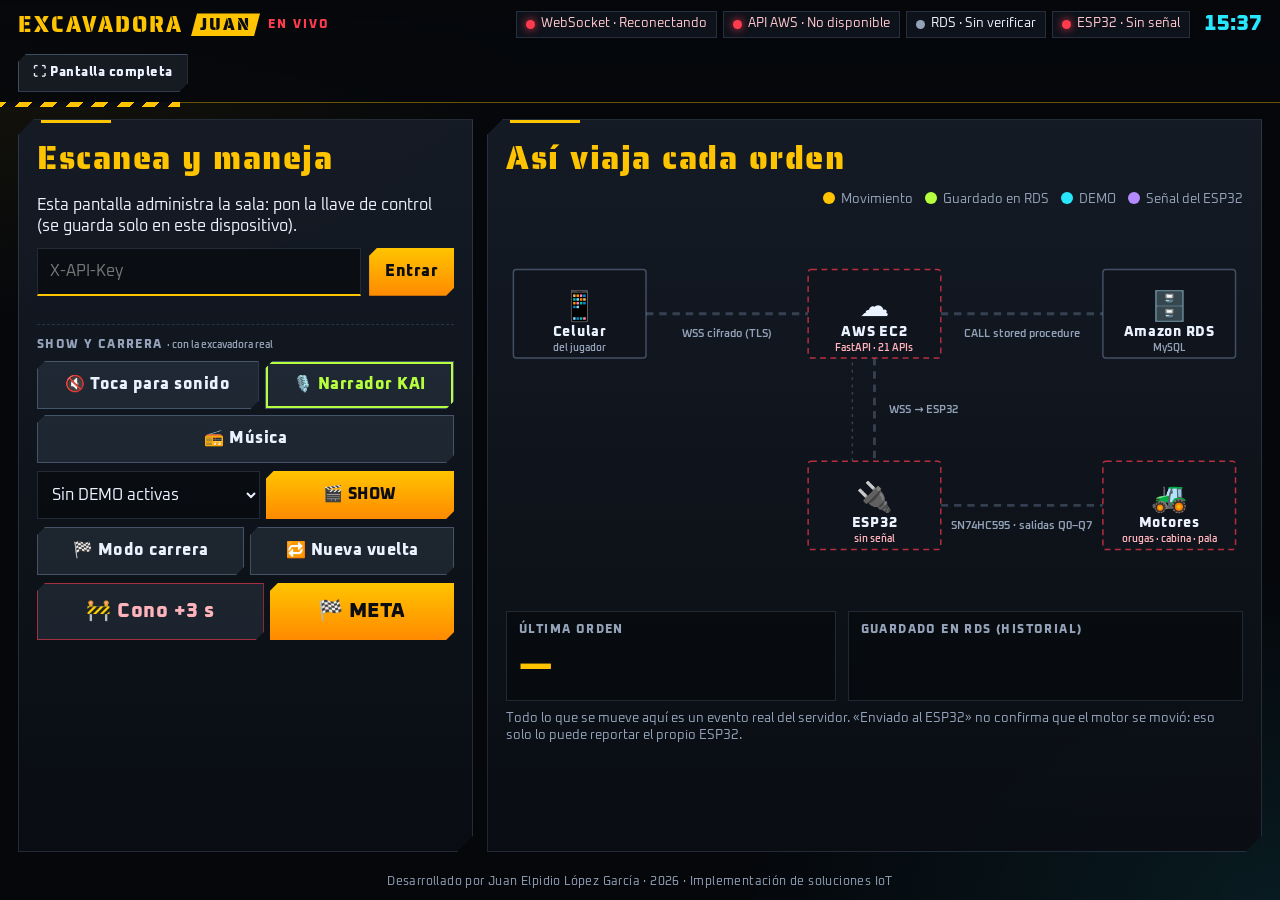
<file: expo.html>
<!doctype html>
<html lang="es-MX">
<head>
<meta charset="utf-8">
<meta name="viewport" content="width=device-width, initial-scale=1, viewport-fit=cover">
<title>Excavadora de Juan · Pantalla de la expo</title>
<meta name="description" content="Pantalla para proyectar: sala de turnos con QR y cómo viaja cada orden de la excavadora IoT por AWS y RDS, en vivo.">
<meta name="theme-color" content="#05070b">
<meta name="color-scheme" content="dark">
<meta name="robots" content="noindex">
<link rel="icon" type="image/svg+xml" href="img/iconos/favicon.svg">
<link rel="icon" type="image/png" sizes="32x32" href="img/iconos/favicon-32.png">
<link rel="apple-touch-icon" href="img/iconos/apple-touch-icon.png">
<link rel="preconnect" href="https://fonts.googleapis.com">
<link rel="preconnect" href="https://fonts.gstatic.com" crossorigin>
<link rel="stylesheet" href="https://fonts.googleapis.com/css2?family=Oxanium:wght@400;600;700;800&family=Saira+Stencil+One&display=swap">
<link rel="stylesheet" href="css/expo.css">
</head>
<body>
<header class="ex-cab">
  <div class="ex-marca">EXCAVADORA <span>JUAN</span> <small>EN VIVO</small></div>
  <ul class="ex-leds" aria-label="Estado de las conexiones">
    <li id="exWs" data-n="espera"><i></i><span>WebSocket · Conectando</span></li>
    <li id="exApi" data-n="espera"><i></i><span>API AWS · Comprobando</span></li>
    <li id="exRds" data-n="espera"><i></i><span>RDS · Sin verificar</span></li>
    <li id="exEsp" data-n="mal"><i></i><span>ESP32 · Sin señal</span></li>
  </ul>
  <time class="ex-reloj" id="exReloj">--:--</time>
  <button type="button" class="ex-btn ex-pantalla" id="exPantalla" aria-pressed="false" title="Pantalla completa (tecla F)">⛶ Pantalla completa</button>
</header>

<main class="ex-main">
  <!-- =================== IZQUIERDA: sala de turnos =================== -->
  <section class="ex-panel ex-sala" aria-labelledby="exSalaTit">
    <h1 id="exSalaTit" class="ex-tit">Escanea y maneja</h1>

    <div id="exSinLlave" class="ex-llave" hidden>
      <p>Esta pantalla administra la sala: pon la llave de control (se guarda solo en este dispositivo).</p>
      <form id="exFormLlave"><input id="exLlave" type="password" autocomplete="off" placeholder="X-API-Key" aria-label="Llave de control">
        <button type="submit" class="ex-btn primario">Entrar</button></form>
    </div>

    <div id="exCerrada" hidden>
      <p class="ex-sub">La sala está cerrada. Elige cuánto dura cada turno y ábrela:</p>
      <div class="ex-tiempos" id="exTiempos">
        <button type="button" class="ex-btn" data-s="30">30 s</button>
        <button type="button" class="ex-btn primario" data-s="60">60 s</button>
        <button type="button" class="ex-btn" data-s="90">90 s</button>
        <button type="button" class="ex-btn" data-s="120">120 s</button>
      </div>
    </div>

    <div id="exAbierta" hidden>
      <div class="ex-qr-fila">
        <div class="ex-qr" id="exQR" role="img" aria-label="Código QR para entrar a la sala"></div>
        <div class="ex-codigo">
          <span>Código</span>
          <b id="exCodigo">----</b>
          <small id="exLiga"></small>
        </div>
      </div>
      <div class="ex-turno" id="exTurno">
        <span class="ex-etq">Maneja ahora</span>
        <b id="exTurnoNombre">Nadie todavía</b>
        <div class="ex-barra"><i id="exTurnoBarra"></i></div>
        <span class="ex-crono" id="exTurnoCrono"></span>
      </div>
      <div class="ex-fila">
        <span class="ex-etq">En la fila <b id="exFilaN">0</b></span>
        <ol id="exFila"></ol>
      </div>
      <div class="ex-ctrl" role="group" aria-label="Control de la sala">
        <button type="button" class="ex-btn" data-acc="pausar" id="exPausa">⏸ Pausar</button>
        <button type="button" class="ex-btn" data-acc="siguiente">⏭ Siguiente</button>
        <button type="button" class="ex-btn" data-acc="mas">＋30 s</button>
        <button type="button" class="ex-btn peligro" data-acc="cerrar" id="exCerrar">Cerrar sala</button>
      </div>
    </div>
    <div class="ex-show" aria-label="Show y carrera">
      <span class="ex-etq">Show y carrera <small>· con la excavadora real</small></span>
      <div class="ex-show-fila">
        <button type="button" class="ex-btn" id="shSonido">🔇 Toca para sonido</button>
        <button type="button" class="ex-btn" id="shNarrador">🎙️ Narrador KAI</button>
        <button type="button" class="ex-btn" id="shMusica">📻 Música</button>
      </div>
      <div class="ex-show-fila">
        <select id="shDemo" class="ex-sel" aria-label="DEMO para el show"></select>
        <button type="button" class="ex-btn primario" id="shShowBtn">🎬 SHOW</button>
      </div>
      <div class="ex-show-fila">
        <button type="button" class="ex-btn" id="shCarreraBtn">🏁 Modo carrera</button>
        <button type="button" class="ex-btn" id="shVuelta">🔁 Nueva vuelta</button>
      </div>
      <div class="ex-show-fila juez">
        <button type="button" class="ex-btn peligro" id="shCono">🚧 Cono +3 s</button>
        <button type="button" class="ex-btn primario" id="shMeta">🏁 META</button>
      </div>
    </div>
    <p class="ex-aviso" id="exAviso" role="status" aria-live="polite"></p>
  </section>

  <!-- =================== DERECHA: así funciona, en vivo =================== -->
  <section class="ex-panel ex-flujo" aria-labelledby="exFlujoTit">
    <div class="ex-flujo-cab">
      <h2 id="exFlujoTit" class="ex-tit">Así viaja cada orden</h2>
      <ul class="ex-leyenda" aria-label="Colores del diagrama">
        <li class="l-mov">Movimiento</li><li class="l-rds">Guardado en RDS</li><li class="l-demo">DEMO</li><li class="l-tele">Señal del ESP32</li>
      </ul>
    </div>
    <svg id="exSvg" class="ex-svg" viewBox="0 0 1000 520" role="img" aria-labelledby="exSvgDesc">
      <desc id="exSvgDesc">Diagrama: el celular del jugador manda la orden por WebSocket seguro a la API en AWS; la API la guarda en Amazon RDS y la reenvía al ESP32, que mueve los motores.</desc>
      <defs>
        <filter id="brillo" x="-50%" y="-50%" width="200%" height="200%"><feGaussianBlur stdDeviation="6" result="b"/><feMerge><feMergeNode in="b"/><feMergeNode in="SourceGraphic"/></feMerge></filter>
      </defs>
      <!-- cables -->
      <path id="cCelApi"  class="cable" d="M190 130 L410 130"/>
      <path id="cApiRds"  class="cable" d="M590 130 L810 130"/>
      <path id="cApiEsp"  class="cable" d="M500 190 L500 330"/>
      <path id="cEspMot"  class="cable" d="M590 390 L810 390"/>
      <path id="cEspApi"  class="cable fino" d="M470 330 L470 190"/>
      <text class="cable-txt" x="300" y="162">WSS cifrado (TLS)</text>
      <text class="cable-txt" x="700" y="162">CALL stored procedure</text>
      <text class="cable-txt izq" x="520" y="265">WSS → ESP32</text>
      <text class="cable-txt" x="700" y="422">SN74HC595 · salidas Q0–Q7</text>
      <!-- nodos -->
      <g id="nCel" class="nodo" transform="translate(100 130)"><rect x="-90" y="-60" width="180" height="120"/><text class="ico" y="-8">📱</text><text class="nom" y="30">Celular</text><text class="det" id="dCel" y="50">del jugador</text></g>
      <g id="nApi" class="nodo" transform="translate(500 130)"><rect x="-90" y="-60" width="180" height="120"/><text class="ico" y="-8">☁️</text><text class="nom" y="30">AWS EC2</text><text class="det" id="dApi" y="50">FastAPI · 21 APIs</text></g>
      <g id="nRds" class="nodo" transform="translate(900 130)"><rect x="-90" y="-60" width="180" height="120"/><text class="ico" y="-8">🗄️</text><text class="nom" y="30">Amazon RDS</text><text class="det" id="dRds" y="50">MySQL</text></g>
      <g id="nEsp" class="nodo" transform="translate(500 390)"><rect x="-90" y="-60" width="180" height="120"/><text class="ico" y="-8">🔌</text><text class="nom" y="30">ESP32</text><text class="det" id="dEsp" y="50">sin señal</text></g>
      <g id="nMot" class="nodo" transform="translate(900 390)"><rect x="-90" y="-60" width="180" height="120"/><text class="ico" y="-8">🚜</text><text class="nom" y="30">Motores</text><text class="det" id="dMot" y="50">orugas · cabina · pala</text></g>
      <g id="capaPaquetes"></g>
    </svg>
    <div class="ex-ultimo">
      <div><span class="ex-etq">Última orden</span><b id="exUltCmd">—</b><small id="exUltDet"></small></div>
      <div class="ex-hist"><span class="ex-etq">Guardado en RDS (historial)</span><ol id="exHist"></ol></div>
      <aside class="sh-marcador" id="shMarcador" hidden aria-live="polite">
        <span class="ex-etq">🏁 Carrera</span>
        <b class="sh-corredor" id="shCorredor"></b>
        <div class="sh-crono"><span id="shCrono">0,0</span><small>s</small></div>
        <small class="sh-estado" id="shEstado"></small>
        <span class="ex-etq">Ranking de hoy</span>
        <ol class="sh-ranking" id="shRanking"></ol>
        <button type="button" class="sh-borrar" id="shBorrar">Borrar ranking</button>
      </aside>
    </div>
    <p class="ex-nota">Todo lo que se mueve aquí es un evento real del servidor. «Enviado al ESP32» no confirma que el motor se movió:
      eso solo lo puede reportar el propio ESP32.</p>
  </section>
</main>
<div class="sh-banner" id="shBanner" aria-live="polite"></div>
<div class="sh-luces" aria-hidden="true"><i></i><i></i><i></i><i></i></div>
<div class="sh-destello" id="shDestello" aria-hidden="true"></div>
<canvas class="sh-confeti" id="shConfeti" aria-hidden="true"></canvas>
<p class="sh-narra" id="shNarra" aria-live="polite"></p>
<footer class="ex-pie">Desarrollado por Juan Elpidio López García · 2026 · Implementación de soluciones IoT</footer>

<script>
/* Misma configuración que index.html (sin secretos): URL de la API y vehículo. El WebSocket lo abre js/expo/expo.js. */
(() => {
  const q = new URLSearchParams(location.search);
  const EN_API = /^\/control(\/|$)/.test(location.pathname);
  const PERMITIDAS = new Set(["https://100-63-187-92.sslip.io"]);   // ?api= solo con servidores de esta lista
  let pedida = null; try { pedida = new URL(q.get("api") || "").origin; } catch {}
  const API_BASE = EN_API ? location.origin : (PERMITIDAS.has(pedida) ? pedida : "https://100-63-187-92.sslip.io");
  let v = 1; try { v = Number(q.get("v") || localStorage.getItem("iot_vehiculo") || "1"); } catch {}
  const canal = new EventTarget();
  window.EXPO = { ws: null };
  window.IOT = Object.freeze({ API_BASE, vehiculo: v, NUBE: true, canal, estadoWS: () => window.EXPO.ws ? window.EXPO.ws.readyState : 3 });
})();
</script>
<script type="module" src="js/expo/expo.js"></script>
</body>
</html>
</file>
<file: css/expo.css>
/* Pantalla de la expo (tablet acostada / proyector) — identidad «cabina de máquina pesada». Se lee a distancia. */
:root { --vacio:#05070b; --maq:#ffc400; --maq2:#ff8a00; --holo:#29e6ff; --alarma:#ff3b4e; --lima:#b6ff3e; --violeta:#b38bff;
  --texto:#eaf2ff; --suave:#93a2b8; --borde:rgba(160,190,230,.17); --tinta:#0b0d12;
  --hud:"Oxanium", "Segoe UI", system-ui, sans-serif; --estencil:"Saira Stencil One", "Oxanium", sans-serif;
  --franjas:repeating-linear-gradient(-45deg, var(--maq) 0 9px, var(--tinta) 9px 18px); }
* { box-sizing:border-box; }
[hidden] { display:none !important; }
html, body { margin:0; min-height:100%; background:var(--vacio); color:var(--texto); font:16px/1.35 var(--hud); }
body { display:grid; grid-template-rows:auto 1fr auto; min-height:100dvh;
  background:radial-gradient(70vw 60vh at 0% 0%, rgba(255,196,0,.08), transparent 60%), radial-gradient(70vw 60vh at 100% 100%, rgba(41,230,255,.09), transparent 60%), var(--vacio); }
button, input { font:inherit; color:inherit; }
:where(button, a, input):focus-visible { outline:3px solid var(--holo); outline-offset:2px; }
h1, h2, p, ol, ul { margin:0; }

/* ---------- cabecera ---------- */
.ex-cab { display:flex; align-items:center; gap:14px; flex-wrap:wrap; padding:10px 18px; border-bottom:1px solid rgba(255,196,0,.4); position:relative;
  background:linear-gradient(180deg, rgba(5,7,11,.98), rgba(5,7,11,.85)); }
.ex-cab::after { content:""; position:absolute; left:0; bottom:-5px; width:180px; height:5px; background:var(--franjas); }
.ex-marca { font-family:var(--estencil); color:var(--maq); font-size:22px; letter-spacing:2px; display:flex; align-items:center; gap:8px; }
.ex-marca span { color:var(--tinta); background:var(--maq); padding:0 9px; font-size:17px; clip-path:polygon(6px 0, 100% 0, calc(100% - 6px) 100%, 0 100%); }
.ex-marca small { font-family:var(--hud); font-size:12px; font-weight:800; letter-spacing:2px; color:var(--alarma); animation:latido 1.6s infinite; }
@keyframes latido { 50% { opacity:.35; } }
.ex-leds { list-style:none; padding:0; display:flex; flex-wrap:wrap; gap:6px; margin-left:auto; }
.ex-leds li { display:flex; align-items:center; gap:6px; font-size:12.5px; padding:4px 9px; border:1px solid var(--borde); background:rgba(16,21,29,.85); }
.ex-leds i { width:9px; height:9px; border-radius:50%; background:var(--suave); }
.ex-leds li[data-n="ok"] i { background:var(--lima); box-shadow:0 0 8px var(--lima); }
.ex-leds li[data-n="mal"] i { background:var(--alarma); box-shadow:0 0 8px var(--alarma); }
.ex-leds li[data-n="mal"] { color:#ffc7cd; }
.ex-reloj { font-size:22px; font-weight:800; font-variant-numeric:tabular-nums; color:var(--holo); }

/* ---------- distribución ---------- */
.ex-main { display:grid; grid-template-columns:1fr; gap:14px; padding:16px 18px; min-height:0; }
@media (min-width: 900px) and (orientation: landscape) { .ex-main { grid-template-columns:minmax(320px, 37fr) 63fr; } }
.ex-panel { --c:16px; position:relative; padding:16px 18px; min-width:0; border:1px solid var(--borde);
  background:linear-gradient(180deg, rgba(22,28,39,.92), rgba(10,13,19,.92));
  clip-path:polygon(var(--c) 0, 100% 0, 100% calc(100% - var(--c)), calc(100% - var(--c)) 100%, 0 100%, 0 var(--c)); }
.ex-panel::before { content:""; position:absolute; top:0; left:calc(var(--c) + 6px); width:70px; height:3px; background:var(--maq); }
.ex-tit { font-family:var(--estencil); font-weight:400; color:var(--maq); font-size:clamp(22px, 2.6vw, 34px); letter-spacing:1.5px; }
.ex-sub { color:var(--suave); margin-top:8px; }
.ex-etq { display:block; font-size:12px; font-weight:800; letter-spacing:1.4px; text-transform:uppercase; color:var(--suave); }

.ex-btn { min-height:48px; padding:8px 16px; font-weight:800; letter-spacing:.5px; cursor:pointer; color:var(--texto);
  background:rgba(160,190,230,.1); border:1px solid rgba(160,190,230,.3);
  clip-path:polygon(8px 0, 100% 0, 100% calc(100% - 8px), calc(100% - 8px) 100%, 0 100%, 0 8px); }
.ex-btn.primario { color:var(--tinta); border:0; background:linear-gradient(180deg, var(--maq), var(--maq2)); }
.ex-btn.peligro { border-color:rgba(255,59,78,.6); color:#ffb3bb; }
.ex-btn.peligro[data-seguro] { background:rgba(255,59,78,.35); color:#fff; }
.ex-pantalla { min-height:38px; padding:6px 14px; font-size:13px; white-space:nowrap; }
.ex-pantalla[aria-pressed="true"] { box-shadow:inset 0 0 0 2px var(--maq); color:var(--maq); }

/* ---------- sala ---------- */
.ex-sala { display:flex; flex-direction:column; gap:14px; }
.ex-llave form { display:flex; gap:8px; margin-top:10px; }
.ex-llave input { flex:1; min-height:48px; padding:8px 12px; background:rgba(0,0,0,.45); border:1px solid var(--borde); border-bottom:2px solid var(--maq); }
.ex-tiempos { display:grid; grid-template-columns:repeat(4, 1fr); gap:8px; margin-top:12px; }
.ex-qr-fila { display:flex; gap:16px; align-items:center; margin-top:4px; }
.ex-qr { flex:none; width:min(40vh, 50%); max-width:300px; aspect-ratio:1; background:#fff; padding:8px; display:grid; place-items:center; color:#000; font-size:13px; text-align:center;
  box-shadow:0 0 0 4px var(--maq), 0 0 30px rgba(255,196,0,.35); }
.ex-qr svg { width:100%; height:100%; display:block; }
.ex-codigo { display:flex; flex-direction:column; gap:4px; min-width:0; }
.ex-codigo span { font-size:13px; font-weight:800; letter-spacing:2px; text-transform:uppercase; color:var(--suave); }
.ex-codigo b { font-family:var(--estencil); font-weight:400; font-size:clamp(34px, 3.8vw, 64px); letter-spacing:4px; color:var(--maq); line-height:1; }
.ex-codigo small { font-size:12px; color:var(--suave); overflow-wrap:anywhere; }
.ex-turno { padding:12px 14px; background:rgba(0,0,0,.4); border-left:5px solid var(--lima); }
.ex-turno.pausada { border-left-color:var(--maq); }
.ex-turno b { display:block; font-size:clamp(24px, 3vw, 38px); font-weight:800; overflow-wrap:anywhere; }
.ex-barra { height:10px; background:rgba(160,190,230,.15); margin-top:8px; overflow:hidden; }
.ex-barra i { display:block; height:100%; width:0; background:linear-gradient(90deg, var(--lima), var(--maq)); transition:width .25s linear; }
.ex-crono { display:block; margin-top:4px; font-size:22px; font-weight:800; font-variant-numeric:tabular-nums; color:var(--lima); }
.ex-turno.pausada .ex-crono { color:var(--maq); }
.ex-fila ol { list-style:none; padding:0; margin-top:6px; display:grid; grid-template-columns:repeat(2, minmax(0, 1fr)); gap:6px; }
.ex-fila li { display:flex; align-items:center; justify-content:space-between; gap:6px; padding:6px 10px; background:rgba(160,190,230,.07);
  border-left:3px solid var(--holo); font-weight:700; min-width:0; }
.ex-fila li span { overflow:hidden; text-overflow:ellipsis; white-space:nowrap; }
.ex-x { flex:none; width:32px; height:32px; border:1px solid var(--borde); background:transparent; color:var(--suave); cursor:pointer; }
.ex-ctrl { display:grid; grid-template-columns:repeat(4, 1fr); gap:8px; margin-top:auto; }
.ex-aviso { min-height:1.3em; color:#ffe08a; font-weight:700; }

/* ---------- diagrama ---------- */
.ex-flujo { display:flex; flex-direction:column; gap:10px; }
.ex-flujo-cab { display:flex; flex-wrap:wrap; align-items:center; gap:10px; }
.ex-leyenda { list-style:none; padding:0; display:flex; flex-wrap:wrap; gap:12px; margin-left:auto; font-size:13px; color:var(--suave); }
.ex-leyenda li::before { content:""; display:inline-block; width:12px; height:12px; border-radius:50%; margin-right:6px; vertical-align:-1px; }
.l-mov::before { background:var(--maq); } .l-rds::before { background:var(--lima); } .l-demo::before { background:var(--holo); } .l-tele::before { background:var(--violeta); }
.ex-svg { width:100%; height:auto; max-height:58vh; display:block; }
.cable { fill:none; stroke:rgba(160,190,230,.25); stroke-width:4; stroke-dasharray:10 8; }
.cable.fino { stroke-width:2; stroke-dasharray:4 6; }
.cable.activo { stroke-dasharray:none; animation:fluye .6s linear infinite; }
.cable.activo.mov { stroke:rgba(255,196,0,.7); } .cable.activo.rds { stroke:rgba(182,255,62,.7); }
.cable.activo.demo { stroke:rgba(41,230,255,.7); } .cable.activo.tele { stroke:rgba(179,139,255,.7); }
@keyframes fluye { to { stroke-dashoffset:-18; } }
.cable-txt { fill:var(--suave); font:600 15px var(--hud); text-anchor:middle; }
.cable-txt.izq { text-anchor:start; }
.nodo rect { fill:rgba(16,21,29,.95); stroke:rgba(160,190,230,.35); stroke-width:2; rx:4; transition:stroke .3s; }
.nodo text { text-anchor:middle; fill:var(--texto); }
.nodo .ico { font-size:40px; dominant-baseline:middle; }
.nodo .nom { font:800 19px var(--hud); letter-spacing:1px; }
.nodo .det { font:600 14px var(--hud); fill:var(--suave); }
.nodo[data-estado="ok"] rect { stroke:rgba(182,255,62,.6); }
.nodo[data-estado="mal"] rect { stroke:rgba(255,59,78,.7); stroke-dasharray:8 6; }
.nodo[data-estado="mal"] .det { fill:#ffb3bb; }
.nodo.pulso rect { animation:pulso .9s ease-out; }
.nodo.pulso.mov rect { --col:var(--maq); } .nodo.pulso.rds rect { --col:var(--lima); }
.nodo.pulso.demo rect { --col:var(--holo); } .nodo.pulso.tele rect { --col:var(--violeta); }
@keyframes pulso { 0% { stroke:var(--col); stroke-width:6; filter:drop-shadow(0 0 14px var(--col)); } 100% { stroke-width:2; filter:none; } }
.paq circle { fill:var(--maq); } .paq text { fill:var(--maq); font:800 16px var(--hud); text-anchor:middle; paint-order:stroke; stroke:#05070b; stroke-width:5px; }
.paq.rds circle, .paq.rds text { fill:var(--lima); } .paq.demo circle, .paq.demo text { fill:var(--holo); }
.paq.tele circle { fill:var(--violeta); r:7px; } .paq.tele text { fill:var(--violeta); font-size:13px; }

.ex-ultimo { display:grid; grid-template-columns:1fr; gap:12px; }
@media (min-width: 700px) { .ex-ultimo { grid-template-columns:minmax(0, 1fr) minmax(0, 1.2fr); } }
.ex-ultimo > div { padding:10px 12px; background:rgba(0,0,0,.38); border:1px solid var(--borde); min-width:0; }
.ex-ultimo b#exUltCmd { display:block; font-family:var(--estencil); font-weight:400; font-size:clamp(26px, 3vw, 40px); color:var(--maq); overflow-wrap:anywhere; }
.ex-ultimo small { color:var(--suave); font-size:13px; }
.ex-hist ol { list-style:none; padding:0; margin-top:4px; font-size:14px; }
.ex-hist li { display:grid; grid-template-columns:auto 1fr auto; gap:10px; padding:3px 0; border-bottom:1px solid rgba(160,190,230,.1); }
.ex-hist .id { color:var(--suave); font-variant-numeric:tabular-nums; }
.ex-hist time { color:var(--holo); font-variant-numeric:tabular-nums; }
.ex-hist li.nuevo { animation:nuevo 2.5s ease-out; }
.ex-hist li.nuevo b::after { content:" · nuevo"; color:var(--lima); font-size:12px; }
@keyframes nuevo { from { background:rgba(182,255,62,.25); } to { background:transparent; } }
.ex-nota { font-size:12.5px; color:var(--suave); }
.ex-pie { text-align:center; font-size:12px; color:var(--suave); padding:6px 0 10px; letter-spacing:.4px; }
@media (prefers-reduced-motion: reduce) { .cable.activo, .ex-marca small, .nodo.pulso rect, .ex-hist li.nuevo { animation:none; } }

/* =================== SHOW Y CARRERA (js/expo/show.js) =================== */
.ex-show { margin-top:14px; padding-top:12px; border-top:1px dashed var(--borde); display:grid; gap:8px; }
.ex-show .ex-etq small { text-transform:none; letter-spacing:0; font-weight:600; }
.ex-show-fila { display:flex; flex-wrap:wrap; gap:6px; }
.ex-show-fila .ex-btn { flex:1 1 auto; }
.ex-show-fila.juez .ex-btn { font-size:20px; padding:14px 10px; }
.ex-btn.on { box-shadow:inset 0 0 0 2px var(--lima); color:var(--lima); }
.ex-sel { flex:1 1 140px; min-width:0; padding:9px 10px; background:rgba(0,0,0,.4); color:var(--texto); border:1px solid var(--borde); font:inherit; }

/* marcador de la carrera: flota arriba a la derecha del diagrama, se lee de lejos */
.sh-marcador { padding:10px 14px; display:grid; grid-template-columns:auto 1fr; grid-template-rows:auto auto auto 1fr; column-gap:18px; row-gap:2px;
  background:rgba(8,10,16,.94); border:2px solid var(--maq); box-shadow:0 0 30px rgba(255,196,0,.25); }
.sh-marcador > .ex-etq:first-child, .sh-corredor, .sh-crono, .sh-estado { grid-column:1; }
.sh-marcador > .ex-etq:nth-of-type(2) { grid-column:2; grid-row:1; }
.sh-ranking { grid-column:2; grid-row:2 / 5; align-self:start; }
.sh-borrar { grid-column:2; }
body.carrera .ex-hist { display:none; }
.sh-corredor { font-size:clamp(20px, 2.2vw, 30px); color:var(--maq); overflow:hidden; text-overflow:ellipsis; white-space:nowrap; }
.sh-crono { display:flex; align-items:baseline; gap:6px; font-size:clamp(46px, 5.6vw, 84px); font-weight:800; line-height:1; font-variant-numeric:tabular-nums; color:var(--holo); text-shadow:0 0 18px rgba(41,230,255,.5); }
.sh-crono small { font-size:.35em; color:var(--suave); }
.sh-estado { color:var(--suave); min-height:1.2em; }
.sh-ranking { list-style:none; padding:0; display:grid; gap:3px; font-size:17px; }
.sh-ranking li { display:flex; justify-content:space-between; gap:10px; padding:3px 6px; background:rgba(255,255,255,.04); }
.sh-ranking li:first-child { background:rgba(255,196,0,.14); color:var(--maq); }
.sh-ranking b { font-variant-numeric:tabular-nums; }
.sh-borrar { justify-self:end; background:none; border:0; color:var(--suave); font-size:11px; cursor:pointer; text-decoration:underline; }

/* letrero grande del show y cuenta regresiva */
.sh-banner { position:fixed; left:50%; bottom:86px; transform:translateX(-50%); z-index:30; pointer-events:none; font-family:var(--estencil);
  font-size:clamp(28px, 4vw, 56px); color:var(--maq); text-shadow:0 0 24px rgba(255,196,0,.8), 0 0 4px #000; white-space:nowrap; }
body.cuenta .sh-banner { bottom:auto; top:30%; font-size:clamp(120px, 18vw, 260px); color:#fff; animation:cuenta .9s infinite; }
@keyframes cuenta { 0% { transform:translateX(-50%) scale(1.4); opacity:0; } 30% { opacity:1; } 100% { transform:translateX(-50%) scale(.9); opacity:.2; } }

/* luces de fiesta (solo durante la DEMO del show) */
.sh-luces { position:fixed; inset:0; z-index:20; pointer-events:none; overflow:hidden; opacity:0; transition:opacity .6s; }
body.fiesta .sh-luces { opacity:1; }
.sh-luces i { position:absolute; bottom:-20vh; width:26vw; height:140vh; transform-origin:50% 100%; mix-blend-mode:screen; filter:blur(8px);
  background:linear-gradient(0deg, rgba(255,255,255,.0), currentColor 40%, rgba(255,255,255,0)); opacity:.28; animation:barrido 3.2s ease-in-out infinite alternate; }
.sh-luces i:nth-child(1) { left:2%;  color:#ff3ec8; animation-delay:0s; }
.sh-luces i:nth-child(2) { left:28%; color:#29e6ff; animation-delay:-.8s; animation-duration:2.6s; }
.sh-luces i:nth-child(3) { left:52%; color:#ffc400; animation-delay:-1.6s; }
.sh-luces i:nth-child(4) { left:76%; color:#b6ff3e; animation-delay:-2.4s; animation-duration:2.9s; }
@keyframes barrido { from { transform:rotate(-28deg); } to { transform:rotate(28deg); } }
body.fiesta .ex-panel { animation:borde-fiesta 1.2s linear infinite; }
@keyframes borde-fiesta { 0% { border-color:#ff3ec8; } 33% { border-color:#29e6ff; } 66% { border-color:#ffc400; } 100% { border-color:#ff3ec8; } }

/* destello de pantalla (STOP, cono tirado, pasos del show) */
.sh-destello { position:fixed; inset:0; z-index:25; pointer-events:none; opacity:0; box-shadow:inset 0 0 140px 30px rgba(255,255,255,.5); }
.sh-destello.rojo { box-shadow:inset 0 0 160px 40px rgba(255,59,78,.75); }
.sh-destello.show { box-shadow:inset 0 0 160px 40px rgba(255,62,200,.55); }
.sh-destello.va { animation:destello .7s ease-out; }
@keyframes destello { 0% { opacity:1; } 100% { opacity:0; } }

.sh-confeti { position:fixed; inset:0; z-index:40; pointer-events:none; }
.sh-narra { position:fixed; left:50%; bottom:34px; transform:translateX(-50%); z-index:35; max-width:min(900px, 92vw); padding:8px 16px; pointer-events:none;
  background:rgba(8,10,16,.88); border-left:4px solid var(--holo); font-size:clamp(15px, 1.5vw, 20px); color:var(--texto); }
.sh-narra:empty { display:none; }
@media (prefers-reduced-motion: reduce) { .sh-luces i, body.fiesta .ex-panel, body.cuenta .sh-banner { animation:none; } }
</file>
